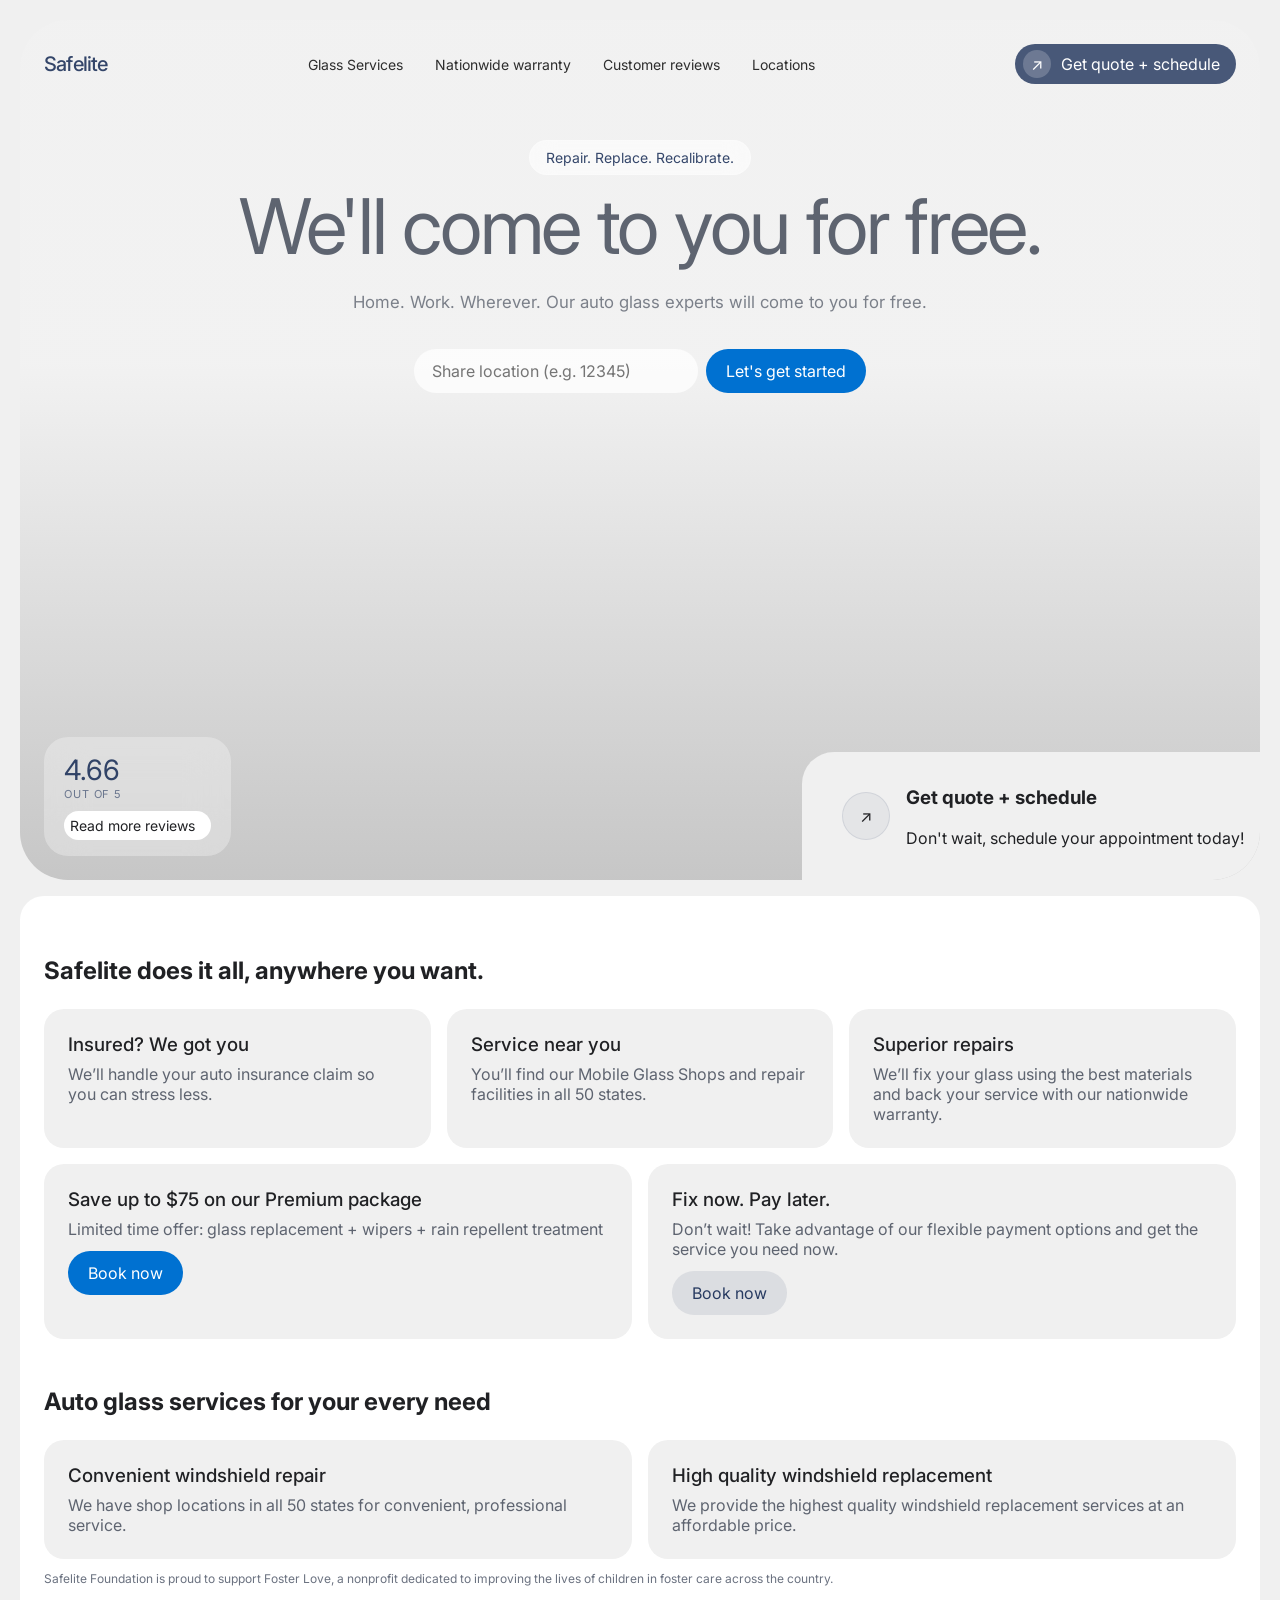
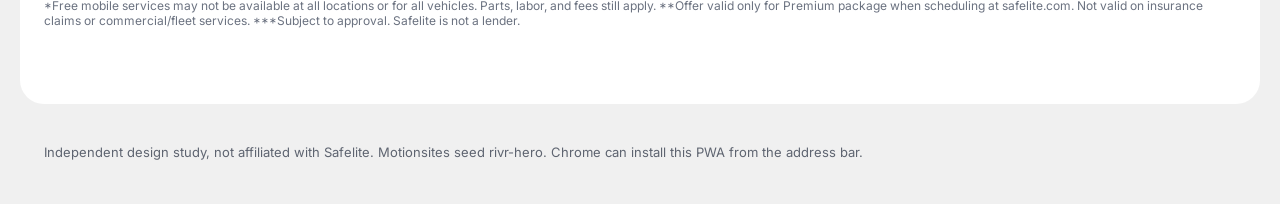
<file: index.html>
<!DOCTYPE html>
<html lang="en">
<head>
<meta charset="utf-8" />
<meta name="viewport" content="width=device-width, initial-scale=1" />
<title>Windshield Repair & Replacement | Safelite</title>
<meta name="theme-color" content="#0071D1" />
<link rel="manifest" href="/manifest.webmanifest" />
<link rel="apple-touch-icon" href="/icons/icon-192.png" />
<link rel="stylesheet" href="/css/app.css" />
</head>
<body>
<div class="frame">
<div class="stage">
<video class="hero-video" autoplay muted loop playsinline src="https://d8j0ntlcm91z4.cloudfront.net/user_38xzZboKViGWJOttwIXH07lWA1P/hf_20260428_193507_4286c423-2fd9-4efd-92bd-91a939453fc1.mp4"></video>
<div class="hero-veil"></div>
<div class="layer">
<nav class="rivr">
<a class="brand" href="/">Safelite</a>
<ul class="nav-links">
<li><a href="/services.html">Glass Services</a></li>
<li><a href="/warranty.html">Nationwide warranty</a></li>
<li><a href="/reviews.html">Customer reviews</a></li>
<li><a href="/locations.html">Locations</a></li>
</ul>
<a class="cta-pill" href="/schedule.html"><span class="dot">↗</span> Get quote + schedule</a>
</nav>
<div class="hero-copy">
<div class="badge">Repair. Replace. Recalibrate.</div>
<h1 class="rivr">We'll come to you for free.</h1>
<p class="lede">Home. Work. Wherever. Our auto glass experts will come to you for free.</p>
<form class="zip-row" onsubmit="return goZip(this)">
<input name="zip" placeholder="Share location (e.g. 12345)" inputmode="numeric" />
<button type="submit">Let's get started</button>
</form>
</div>
<div class="glass-card">
<div class="stat">4.66</div>
<div class="stat-label">out of 5</div>
<a class="mini-pill" href="/reviews.html">Read more reviews</a>
</div>
<a class="cutout" href="/schedule.html">
<div class="circle">↗</div>
<div><h3>Get quote + schedule</h3><p>Don't wait, schedule your appointment today!</p></div>
</a>
</div>
</div>
<section class="page">
<h2>Safelite does it all, anywhere you want.</h2>
<div class="grid three" style="margin-top:24px">
<article class="card"><h3>Insured? We got you</h3><p>We’ll handle your auto insurance claim so you can stress less.</p></article>
<article class="card"><h3>Service near you</h3><p>You’ll find our Mobile Glass Shops and repair facilities in all 50 states.</p></article>
<article class="card"><h3>Superior repairs</h3><p>We’ll fix your glass using the best materials and back your service with our nationwide warranty.</p></article>
</div>
<div class="grid two" style="margin-top:16px">
<article class="card"><h3>Save up to $75 on our Premium package</h3><p>Limited time offer: glass replacement + wipers + rain repellent treatment</p><p style="margin-top:12px"><a class="btn" href="/schedule.html">Book now</a></p></article>
<article class="card"><h3>Fix now. Pay later.</h3><p>Don’t wait! Take advantage of our flexible payment options and get the service you need now.</p><p style="margin-top:12px"><a class="btn ghost" href="/schedule.html">Book now</a></p></article>
</div>
<h2 style="margin-top:48px">Auto glass services for your every need</h2>
<div class="grid two" style="margin-top:24px">
<article class="card"><h3>Convenient windshield repair</h3><p>We have shop locations in all 50 states for convenient, professional service.</p></article>
<article class="card"><h3>High quality windshield replacement</h3><p>We provide the highest quality windshield replacement services at an affordable price.</p></article>
</div>
<p class="notice">Safelite Foundation is proud to support Foster Love, a nonprofit dedicated to improving the lives of children in foster care across the country.</p>
<p class="disclaim">*Free mobile services may not be available at all locations or for all vehicles. Parts, labor, and fees still apply. **Offer valid only for Premium package when scheduling at safelite.com. Not valid on insurance claims or commercial/fleet services. ***Subject to approval. Safelite is not a lender.</p>
</section>
<footer class="site">Independent design study, not affiliated with Safelite. Motionsites seed rivr-hero. Chrome can install this PWA from the address bar.</footer>
</div>
<script src="/js/app.js"></script>
</body></html>
</file>
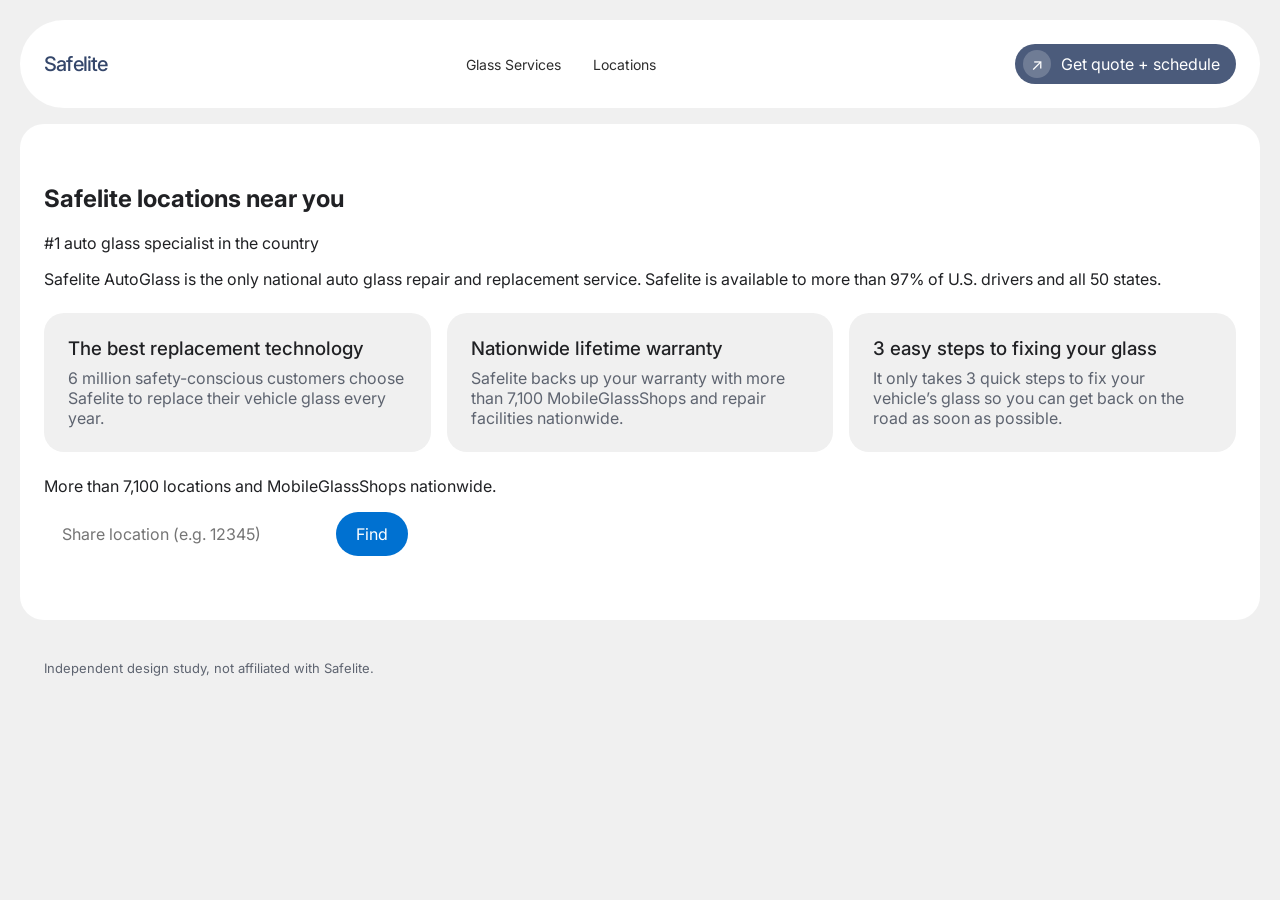
<file: locations.html>
<!DOCTYPE html><html lang="en"><head><meta charset="utf-8"/><meta name="viewport" content="width=device-width, initial-scale=1"/><title>Windshield Repair & Replacement Near You | Safelite</title><meta name="theme-color" content="#0071D1"/><link rel="manifest" href="/manifest.webmanifest"/><link rel="stylesheet" href="/css/app.css"/></head><body><div class="frame"><div class="stage" style="min-height:auto;background:#fff"><nav class="rivr"><a class="brand" href="/">Safelite</a><ul class="nav-links"><li><a href="/services.html">Glass Services</a></li><li><a href="/locations.html">Locations</a></li></ul><a class="cta-pill" href="/schedule.html"><span class="dot">↗</span> Get quote + schedule</a></nav></div><section class="page"><h1>Safelite locations near you</h1><p>#1 auto glass specialist in the country</p><p>Safelite AutoGlass is the only national auto glass repair and replacement service. Safelite is available to more than 97% of U.S. drivers and all 50 states.</p><div class="grid three" style="margin-top:24px"><article class="card"><h3>The best replacement technology</h3><p>6 million safety-conscious customers choose Safelite to replace their vehicle glass every year.</p></article><article class="card"><h3>Nationwide lifetime warranty</h3><p>Safelite backs up your warranty with more than 7,100 MobileGlassShops and repair facilities nationwide.</p></article><article class="card"><h3>3 easy steps to fixing your glass</h3><p>It only takes 3 quick steps to fix your vehicle’s glass so you can get back on the road as soon as possible.</p></article></div><p style="margin-top:24px">More than 7,100 locations and MobileGlassShops nationwide.</p><form class="zip-row" style="justify-content:flex-start;margin-top:16px" onsubmit="return goZip(this)"><input name="zip" placeholder="Share location (e.g. 12345)" /><button type="submit">Find</button></form></section><footer class="site">Independent design study, not affiliated with Safelite.</footer></div><script src="/js/app.js"></script></body></html>
</file>
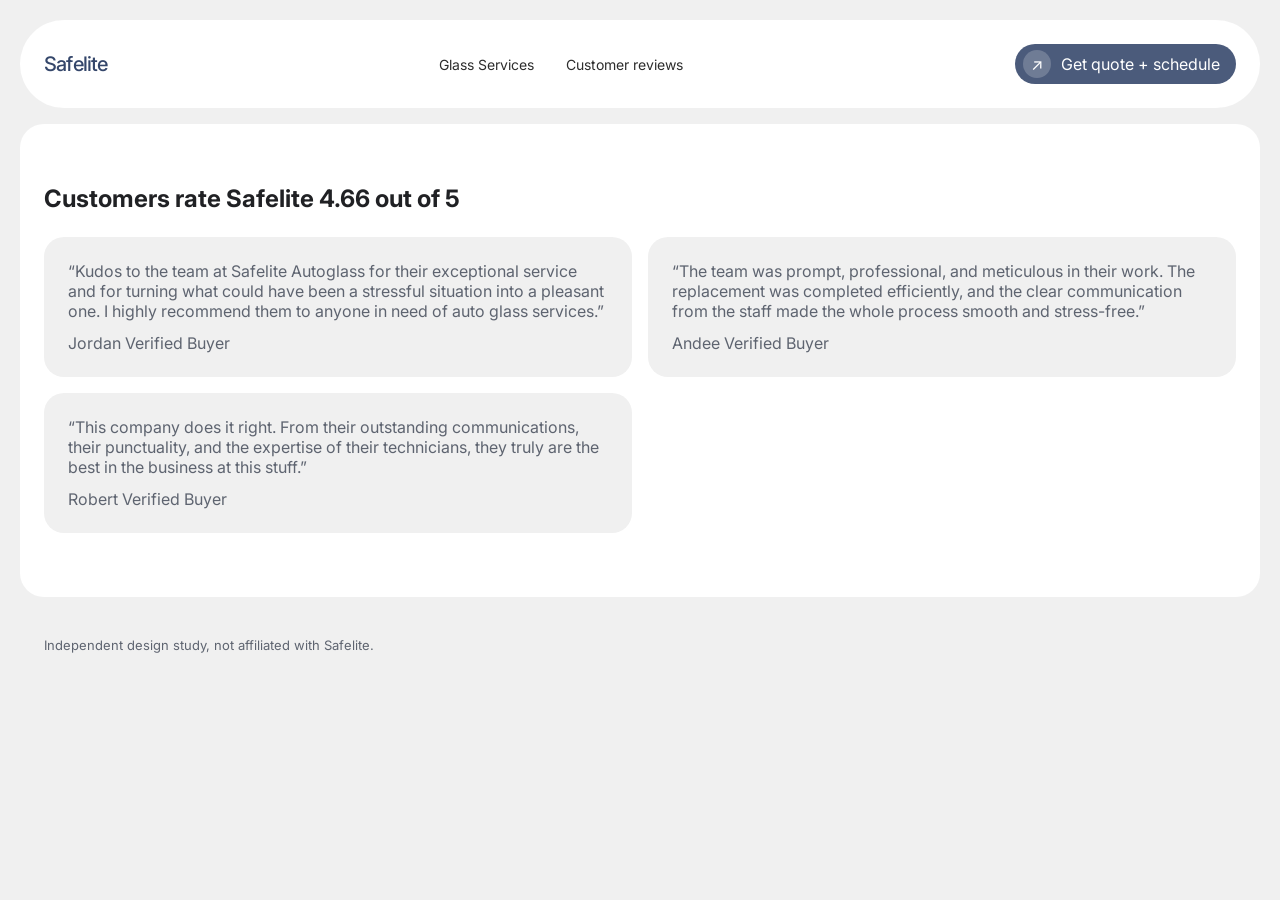
<file: reviews.html>
<!DOCTYPE html><html lang="en"><head><meta charset="utf-8"/><meta name="viewport" content="width=device-width, initial-scale=1"/><title>Customer reviews | Safelite</title><meta name="theme-color" content="#0071D1"/><link rel="manifest" href="/manifest.webmanifest"/><link rel="stylesheet" href="/css/app.css"/></head><body><div class="frame"><div class="stage" style="min-height:auto;background:#fff"><nav class="rivr"><a class="brand" href="/">Safelite</a><ul class="nav-links"><li><a href="/services.html">Glass Services</a></li><li><a href="/reviews.html">Customer reviews</a></li></ul><a class="cta-pill" href="/schedule.html"><span class="dot">↗</span> Get quote + schedule</a></nav></div><section class="page"><h1>Customers rate Safelite 4.66 out of 5</h1><div class="grid two" style="margin-top:24px"><article class="card"><p>“Kudos to the team at Safelite Autoglass for their exceptional service and for turning what could have been a stressful situation into a pleasant one. I highly recommend them to anyone in need of auto glass services.”</p><p style="margin-top:12px">Jordan Verified Buyer</p></article><article class="card"><p>“The team was prompt, professional, and meticulous in their work. The replacement was completed efficiently, and the clear communication from the staff made the whole process smooth and stress-free.”</p><p style="margin-top:12px">Andee Verified Buyer</p></article><article class="card"><p>“This company does it right. From their outstanding communications, their punctuality, and the expertise of their technicians, they truly are the best in the business at this stuff.”</p><p style="margin-top:12px">Robert Verified Buyer</p></article></div></section><footer class="site">Independent design study, not affiliated with Safelite.</footer></div><script src="/js/app.js"></script></body></html>
</file>
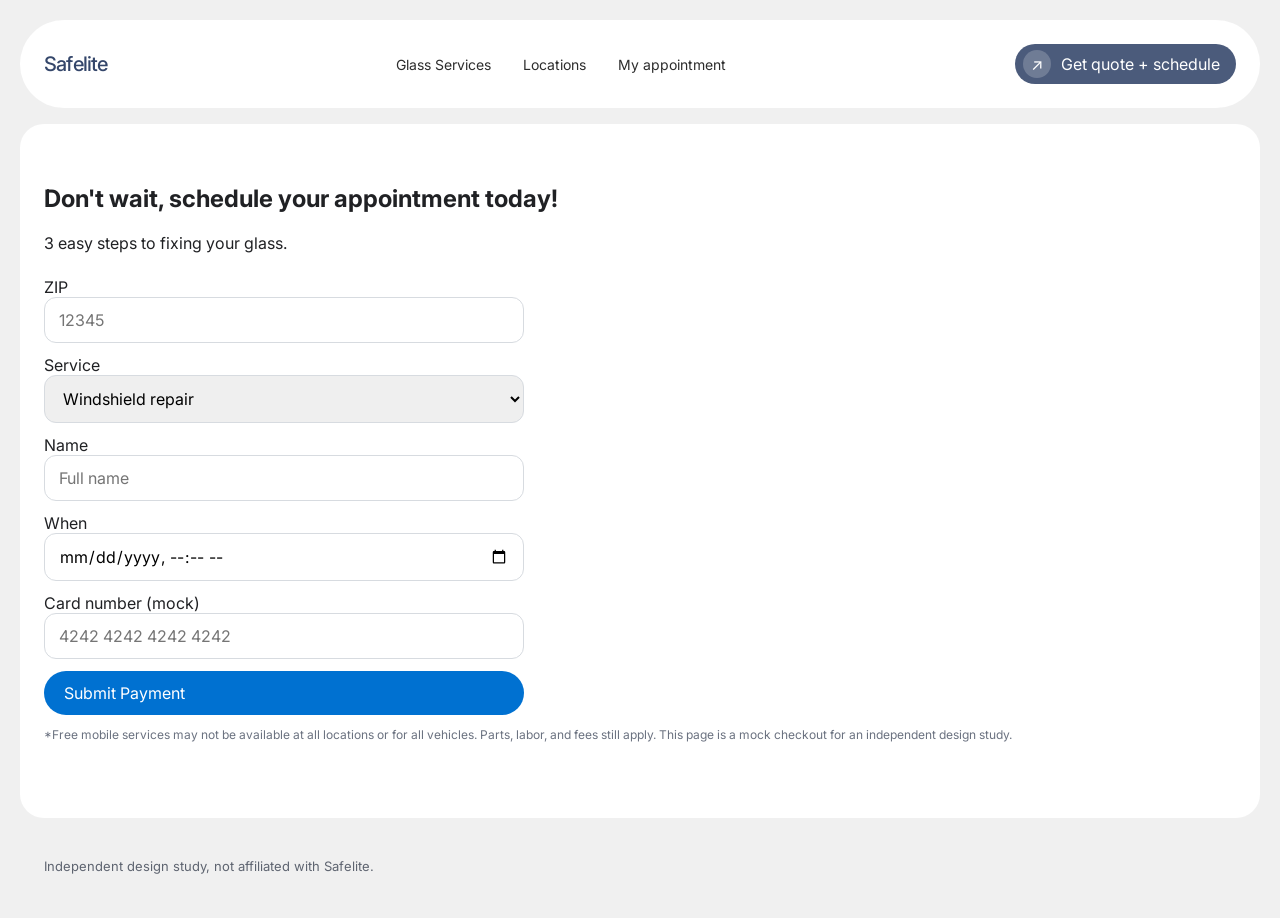
<file: schedule.html>
<!DOCTYPE html><html lang="en"><head><meta charset="utf-8"/><meta name="viewport" content="width=device-width, initial-scale=1"/><title>Get quote + schedule | Safelite</title><meta name="theme-color" content="#0071D1"/><link rel="manifest" href="/manifest.webmanifest"/><link rel="stylesheet" href="/css/app.css"/></head><body><div class="frame"><div class="stage" style="min-height:auto;background:#fff"><nav class="rivr"><a class="brand" href="/">Safelite</a><ul class="nav-links"><li><a href="/services.html">Glass Services</a></li><li><a href="/locations.html">Locations</a></li><li><a href="/schedule.html">My appointment</a></li></ul><a class="cta-pill" href="/schedule.html"><span class="dot">↗</span> Get quote + schedule</a></nav></div><section class="page"><h1>Don't wait, schedule your appointment today!</h1><p>3 easy steps to fixing your glass.</p><form class="book" id="book-form" style="margin-top:24px"><label>ZIP<input id="zip" name="zip" required placeholder="12345"/></label><label>Service<select name="service"><option>Windshield repair</option><option>Windshield replacement</option><option>Back glass replacement</option><option>Side window replacement</option><option>Safety systems recalibration</option></select></label><label>Name<input name="name" required placeholder="Full name"/></label><label>When<input name="when" type="datetime-local" required/></label><label>Card number (mock)<input name="card" required placeholder="4242 4242 4242 4242"/></label><button class="btn" type="submit">Submit Payment</button></form><div class="done" id="done"><h2>You're booked.</h2><p data-sum></p><p><a class="btn" href="/">Back home</a></p></div><p class="disclaim">*Free mobile services may not be available at all locations or for all vehicles. Parts, labor, and fees still apply. This page is a mock checkout for an independent design study.</p></section><footer class="site">Independent design study, not affiliated with Safelite.</footer></div><script src="/js/app.js"></script></body></html>
</file>
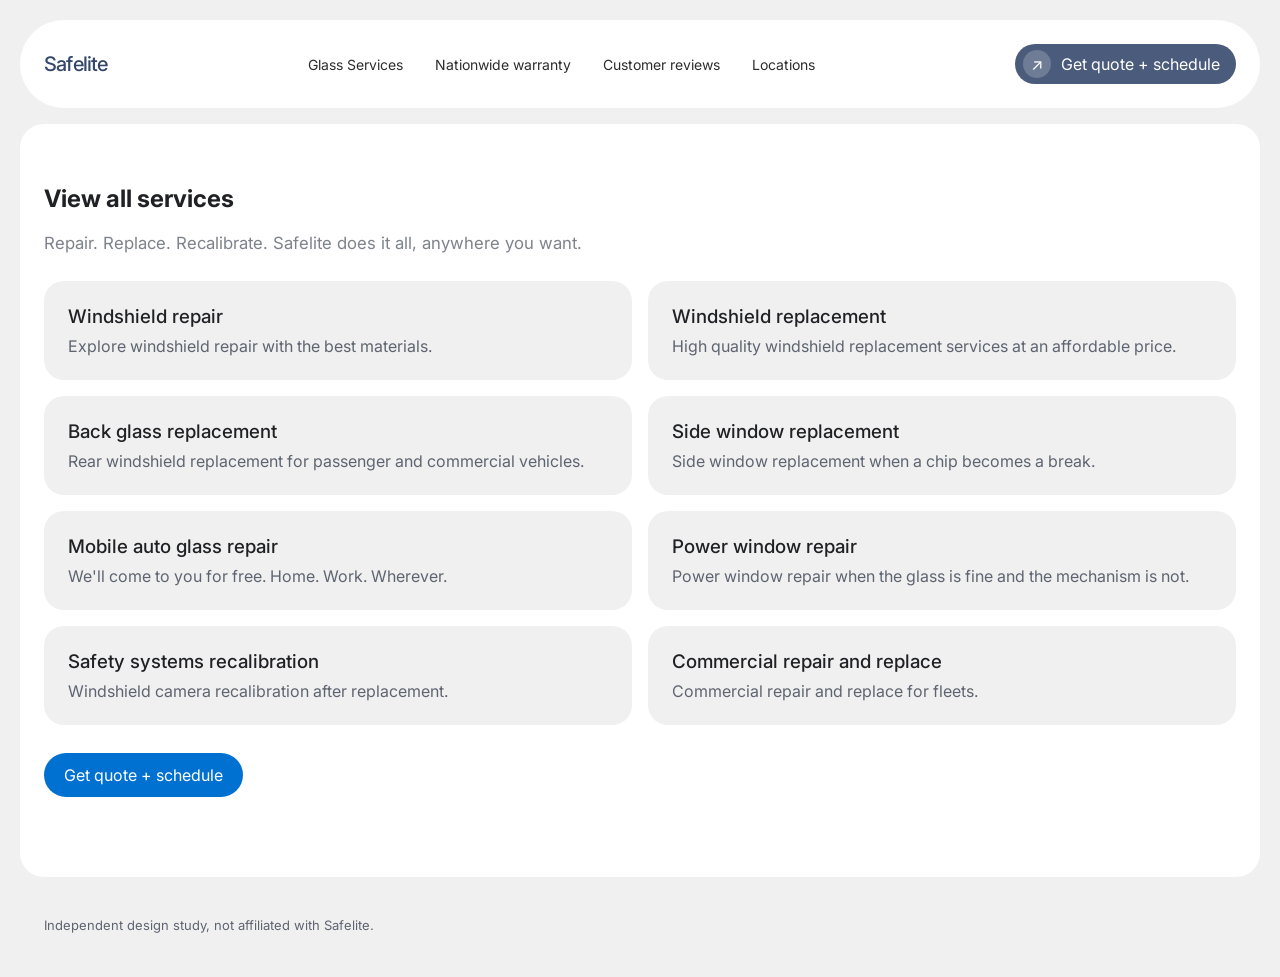
<file: services.html>
<!DOCTYPE html><html lang="en"><head><meta charset="utf-8"/><meta name="viewport" content="width=device-width, initial-scale=1"/><title>Auto glass services | Safelite</title><meta name="theme-color" content="#0071D1"/><link rel="manifest" href="/manifest.webmanifest"/><link rel="stylesheet" href="/css/app.css"/></head><body><div class="frame"><div class="stage" style="min-height:auto;background:#fff"><nav class="rivr"><a class="brand" href="/">Safelite</a><ul class="nav-links"><li><a href="/services.html">Glass Services</a></li><li><a href="/warranty.html">Nationwide warranty</a></li><li><a href="/reviews.html">Customer reviews</a></li><li><a href="/locations.html">Locations</a></li></ul><a class="cta-pill" href="/schedule.html"><span class="dot">↗</span> Get quote + schedule</a></nav></div><section class="page"><h1>View all services</h1><p class="lede">Repair. Replace. Recalibrate. Safelite does it all, anywhere you want.</p><div class="grid two" style="margin-top:28px"><article class="card"><h3>Windshield repair</h3><p>Explore windshield repair with the best materials.</p></article><article class="card"><h3>Windshield replacement</h3><p>High quality windshield replacement services at an affordable price.</p></article><article class="card"><h3>Back glass replacement</h3><p>Rear windshield replacement for passenger and commercial vehicles.</p></article><article class="card"><h3>Side window replacement</h3><p>Side window replacement when a chip becomes a break.</p></article><article class="card"><h3>Mobile auto glass repair</h3><p>We'll come to you for free. Home. Work. Wherever.</p></article><article class="card"><h3>Power window repair</h3><p>Power window repair when the glass is fine and the mechanism is not.</p></article><article class="card"><h3>Safety systems recalibration</h3><p>Windshield camera recalibration after replacement.</p></article><article class="card"><h3>Commercial repair and replace</h3><p>Commercial repair and replace for fleets.</p></article></div><p style="margin-top:28px"><a class="btn" href="/schedule.html">Get quote + schedule</a></p></section><footer class="site">Independent design study, not affiliated with Safelite.</footer></div><script src="/js/app.js"></script></body></html>
</file>
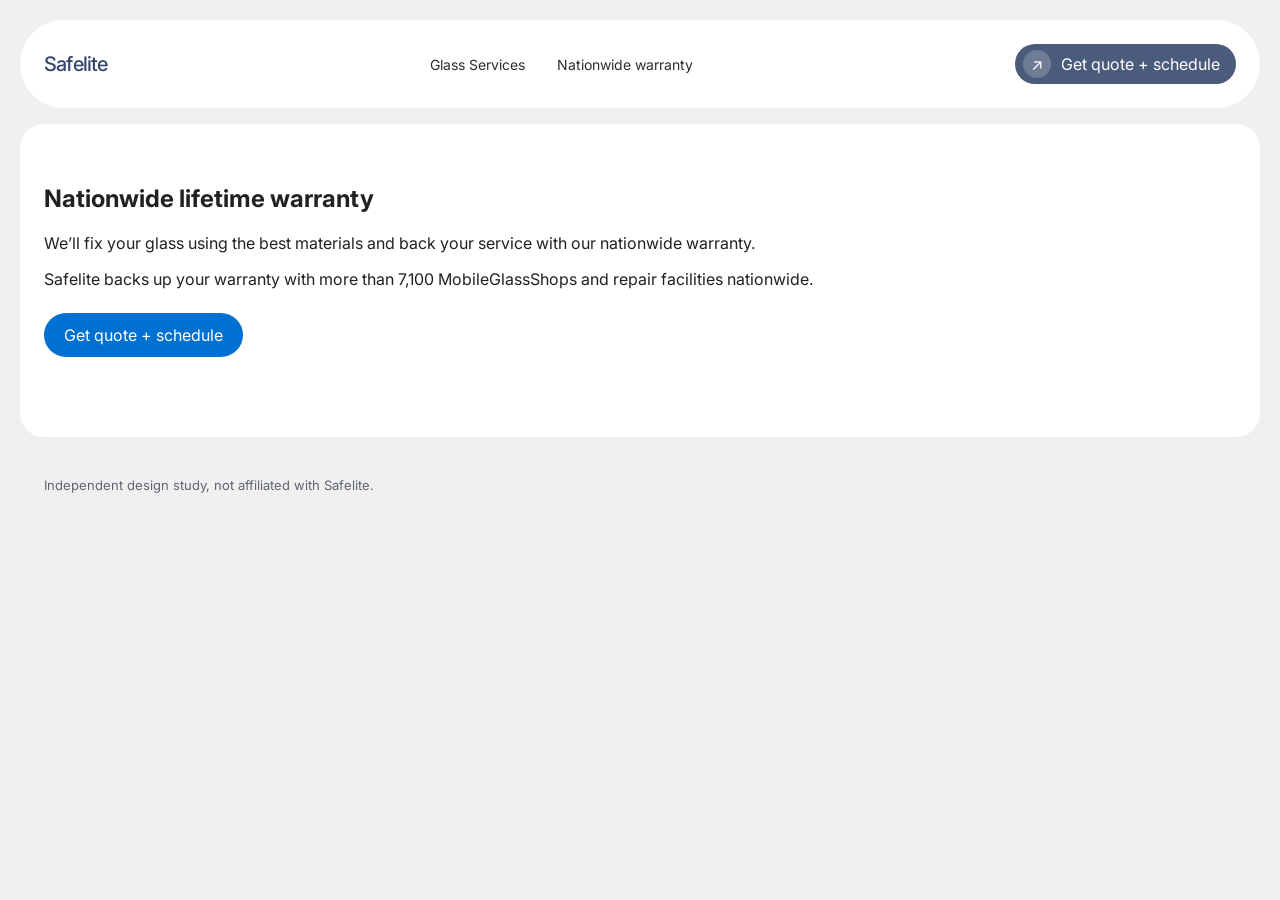
<file: warranty.html>
<!DOCTYPE html><html lang="en"><head><meta charset="utf-8"/><meta name="viewport" content="width=device-width, initial-scale=1"/><title>Nationwide warranty | Safelite</title><meta name="theme-color" content="#0071D1"/><link rel="manifest" href="/manifest.webmanifest"/><link rel="stylesheet" href="/css/app.css"/></head><body><div class="frame"><div class="stage" style="min-height:auto;background:#fff"><nav class="rivr"><a class="brand" href="/">Safelite</a><ul class="nav-links"><li><a href="/services.html">Glass Services</a></li><li><a href="/warranty.html">Nationwide warranty</a></li></ul><a class="cta-pill" href="/schedule.html"><span class="dot">↗</span> Get quote + schedule</a></nav></div><section class="page"><h1>Nationwide lifetime warranty</h1><p>We’ll fix your glass using the best materials and back your service with our nationwide warranty.</p><p>Safelite backs up your warranty with more than 7,100 MobileGlassShops and repair facilities nationwide.</p><p style="margin-top:24px"><a class="btn" href="/schedule.html">Get quote + schedule</a></p></section><footer class="site">Independent design study, not affiliated with Safelite.</footer></div><script src="/js/app.js"></script></body></html>
</file>
<file: css/app.css>
@import url("https://fonts.googleapis.com/css2?family=Inter:wght@300;400;500;600;700&display=swap");
:root { --blue:#0071d1; --ink:#202124; --muted:#5e6470; --frame:#f0f0f0; }
* { box-sizing:border-box } html,body{margin:0;background:var(--frame);color:var(--ink);font-family:Inter,Helvetica,sans-serif} a{color:inherit;text-decoration:none} button,input,select,textarea{font:inherit}
.frame{min-height:100dvh;padding:12px} @media(min-width:768px){.frame{padding:20px}}
.stage{position:relative;width:100%;max-width:1536px;margin:0 auto;min-height:calc(100dvh - 24px);border-radius:1.5rem;overflow:hidden;background:rgba(255,255,255,.1);display:flex;flex-direction:column}
@media(min-width:768px){.stage{border-radius:3rem;min-height:calc(100dvh - 40px)}}
.hero-video{position:absolute;inset:0;width:100%;height:100%;object-fit:cover;object-position:65% center;z-index:0}
.hero-veil{position:absolute;inset:0;z-index:1;background:linear-gradient(180deg,rgba(240,240,240,.35) 0%,rgba(240,240,240,.12) 40%,rgba(0,0,0,.18) 100%)}
.layer{position:relative;z-index:2;display:flex;flex-direction:column;min-height:inherit}
nav.rivr{display:flex;align-items:center;justify-content:space-between;padding:24px;width:100%}
.brand{font-weight:500;letter-spacing:-.04em;font-size:1.25rem;color:rgba(30,50,90,.9)}
.nav-links{display:none;gap:32px;list-style:none;margin:0;padding:0;color:rgb(45,45,45);font-size:14px}
@media(min-width:860px){.nav-links{display:flex}}
.nav-links a:hover{opacity:.7}
.cta-pill{display:inline-flex;align-items:center;gap:10px;background:rgba(30,50,90,.8);color:#fff;border:0;border-radius:999px;padding:6px 16px 6px 8px}
.cta-pill .dot{width:28px;height:28px;border-radius:999px;background:rgba(255,255,255,.2);display:grid;place-items:center}
.hero-copy{width:100%;display:flex;flex-direction:column;align-items:center;text-align:center;padding:32px 24px 0;max-width:56rem;margin:0 auto}
.badge{display:flex;align-items:center;gap:8px;padding:8px 16px;border-radius:999px;background:rgba(255,255,255,.6);backdrop-filter:blur(12px);border:1px solid rgba(255,255,255,.2);margin-bottom:12px;color:rgba(30,50,90,.9);font-size:14px}
h1.rivr{font-weight:400;letter-spacing:-.03em;line-height:1.05;color:#5e6470;margin:0 0 8px;font-size:clamp(2rem,6vw,80px)}
.lede{color:#5e6470;opacity:.8;max-width:36rem;font-size:1.05rem}
.zip-row{margin-top:20px;display:flex;gap:8px;flex-wrap:wrap;justify-content:center}
.zip-row input{border:0;border-radius:999px;padding:12px 18px;min-width:180px;background:rgba(255,255,255,.75)}
.zip-row button{border:0;border-radius:999px;padding:12px 20px;background:#0071d1;color:#fff}
.glass-card{position:absolute;bottom:112px;right:16px;padding:16px 20px;border-radius:1.5rem;background:rgba(255,255,255,.3);backdrop-filter:blur(20px);min-width:150px}
@media(min-width:768px){.glass-card{left:24px;right:auto;bottom:24px}}
.stat{font-size:1.75rem;color:rgba(30,50,90,.9)}
.stat-label{font-size:11px;letter-spacing:.08em;text-transform:uppercase;color:rgba(30,50,90,.6)}
.mini-pill{margin-top:10px;display:inline-flex;align-items:center;gap:8px;background:#fff;border-radius:999px;padding:6px 16px 6px 6px;font-size:14px}
.cutout{position:absolute;bottom:0;right:0;padding:16px 16px 16px 40px;background:#f0f0f0;border-top-left-radius:2rem;display:flex;align-items:center;gap:16px}
.cutout .circle{width:48px;height:48px;border-radius:999px;border:1px solid rgba(30,50,90,.1);background:rgba(30,50,90,.05);display:grid;place-items:center}
.page{background:#fff;margin:16px auto 0;max-width:1536px;border-radius:1.5rem;padding:40px 24px 64px}
.grid{display:grid;gap:16px}
@media(min-width:700px){.grid.three{grid-template-columns:repeat(3,1fr)}.grid.two{grid-template-columns:repeat(2,1fr)}}
.card{background:var(--frame);border-radius:1.25rem;padding:24px}
.card h3{margin:0 0 8px;font-weight:500}.card p{margin:0;color:var(--muted)}
.btn{display:inline-flex;align-items:center;background:#0071d1;color:#fff;border-radius:999px;padding:12px 20px;border:0}
.btn.ghost{background:rgba(30,50,90,.1);color:rgba(30,50,90,.95)}
footer.site{max-width:1536px;margin:16px auto 0;padding:24px;color:var(--muted);font-size:13px}
.disclaim,.notice{font-size:12px;color:#6b7280}
form.book{display:grid;gap:12px;max-width:480px}
form.book input,form.book select{width:100%;padding:12px 14px;border-radius:12px;border:1px solid #d7dbe0}
.done{display:none;padding:24px;background:#e8f4ff;border-radius:16px}.done.show{display:block}
</file>
